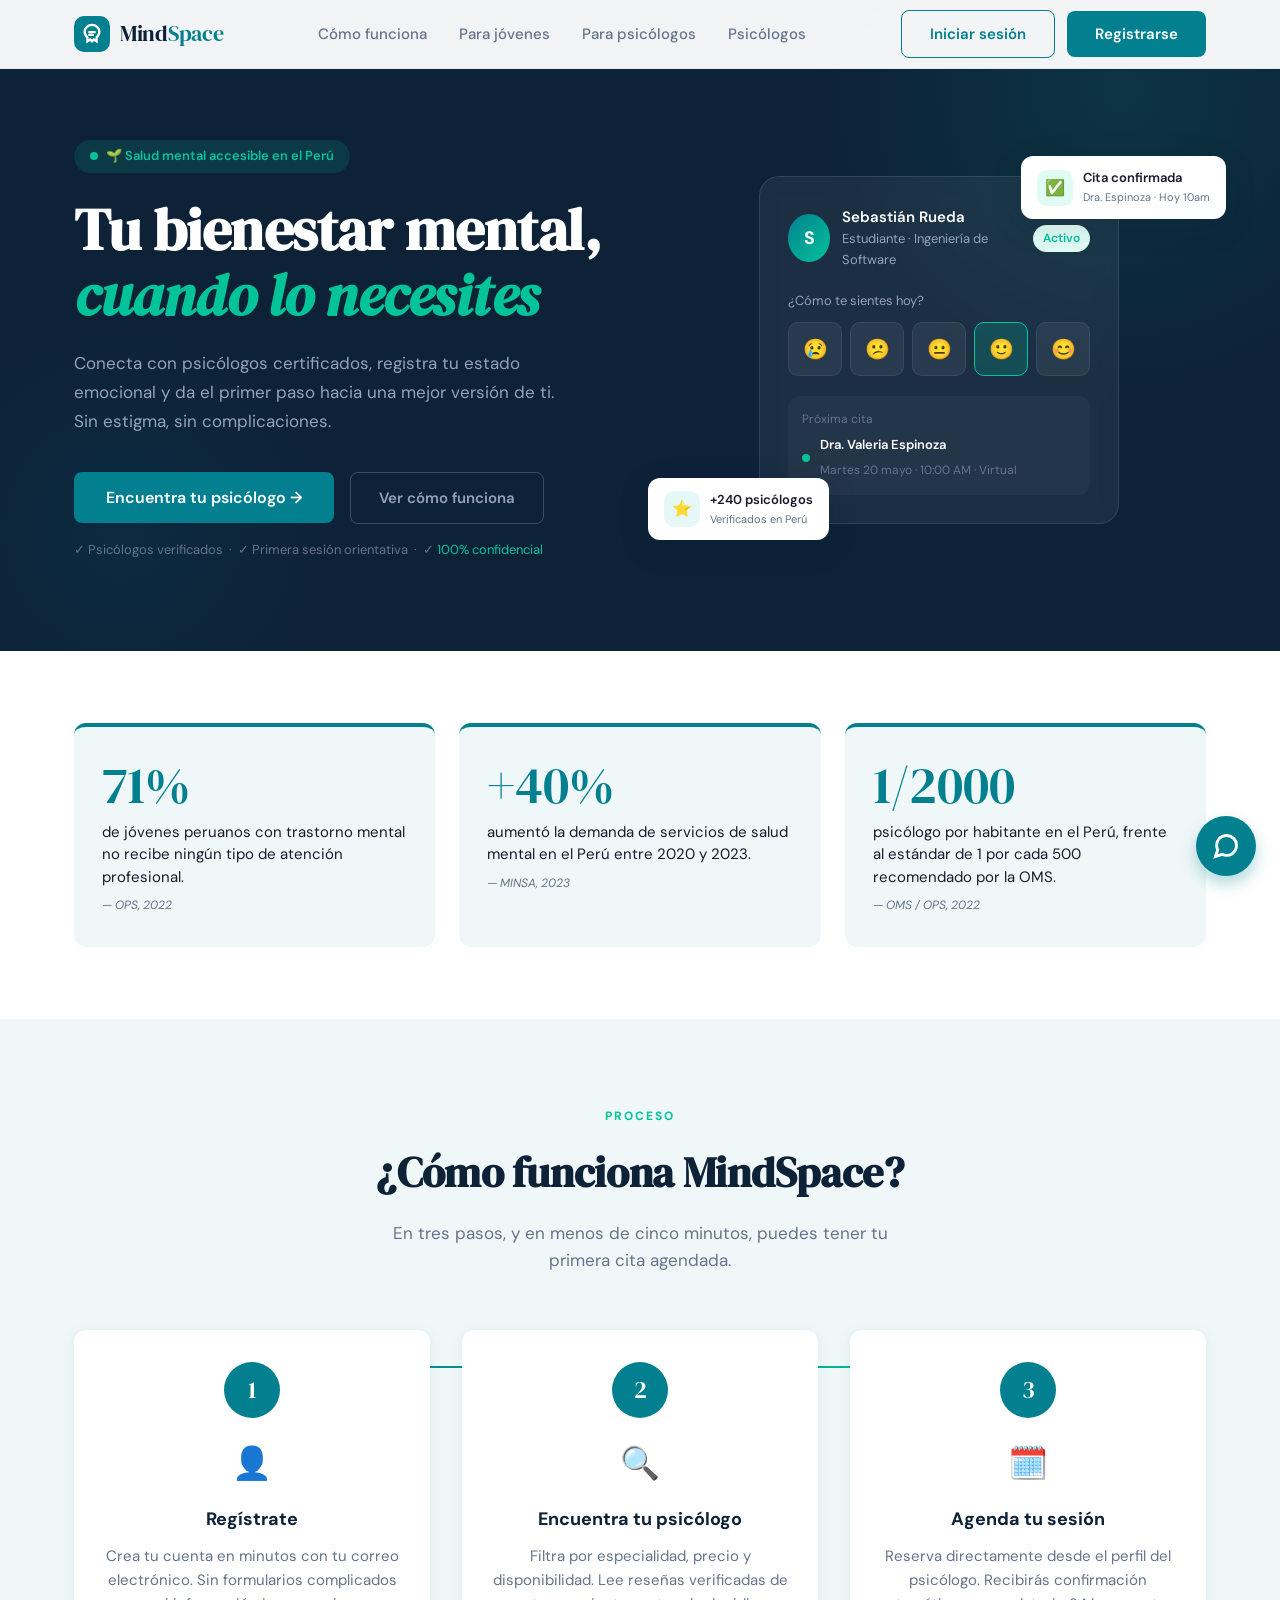
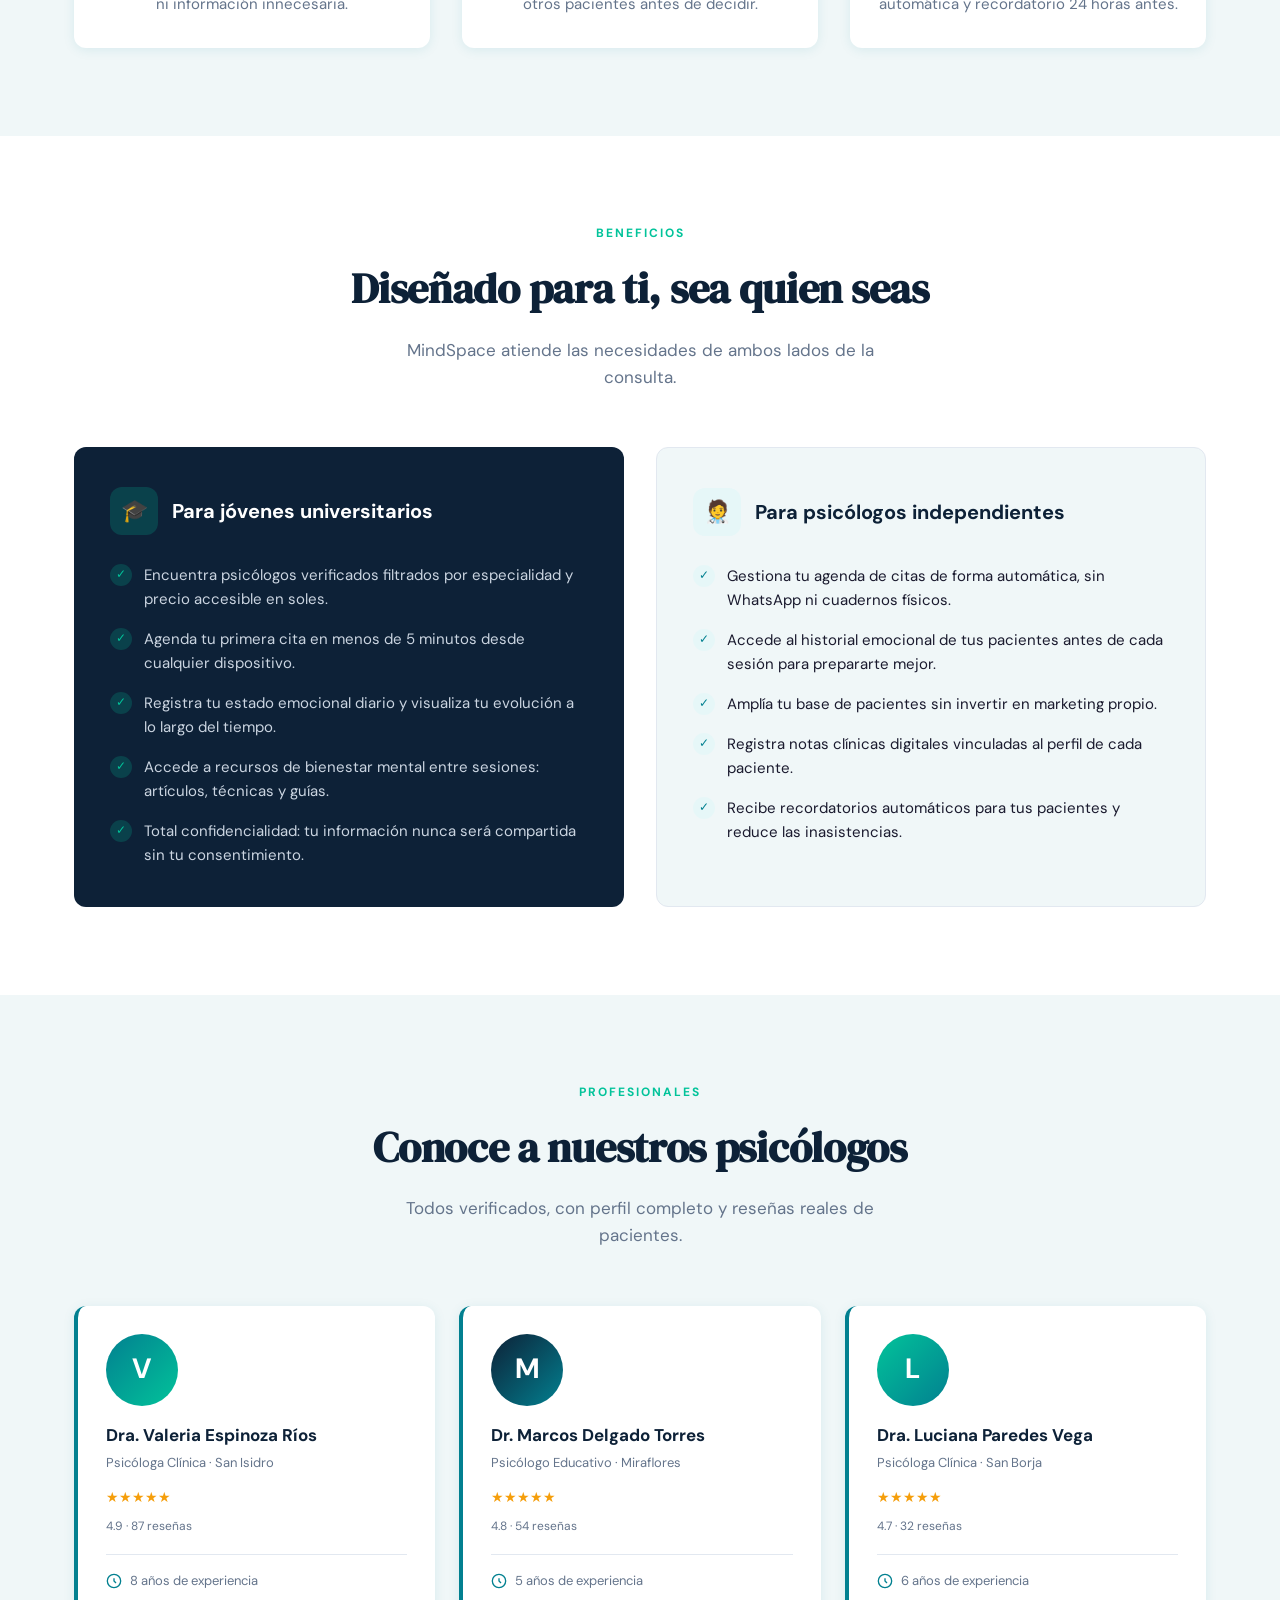
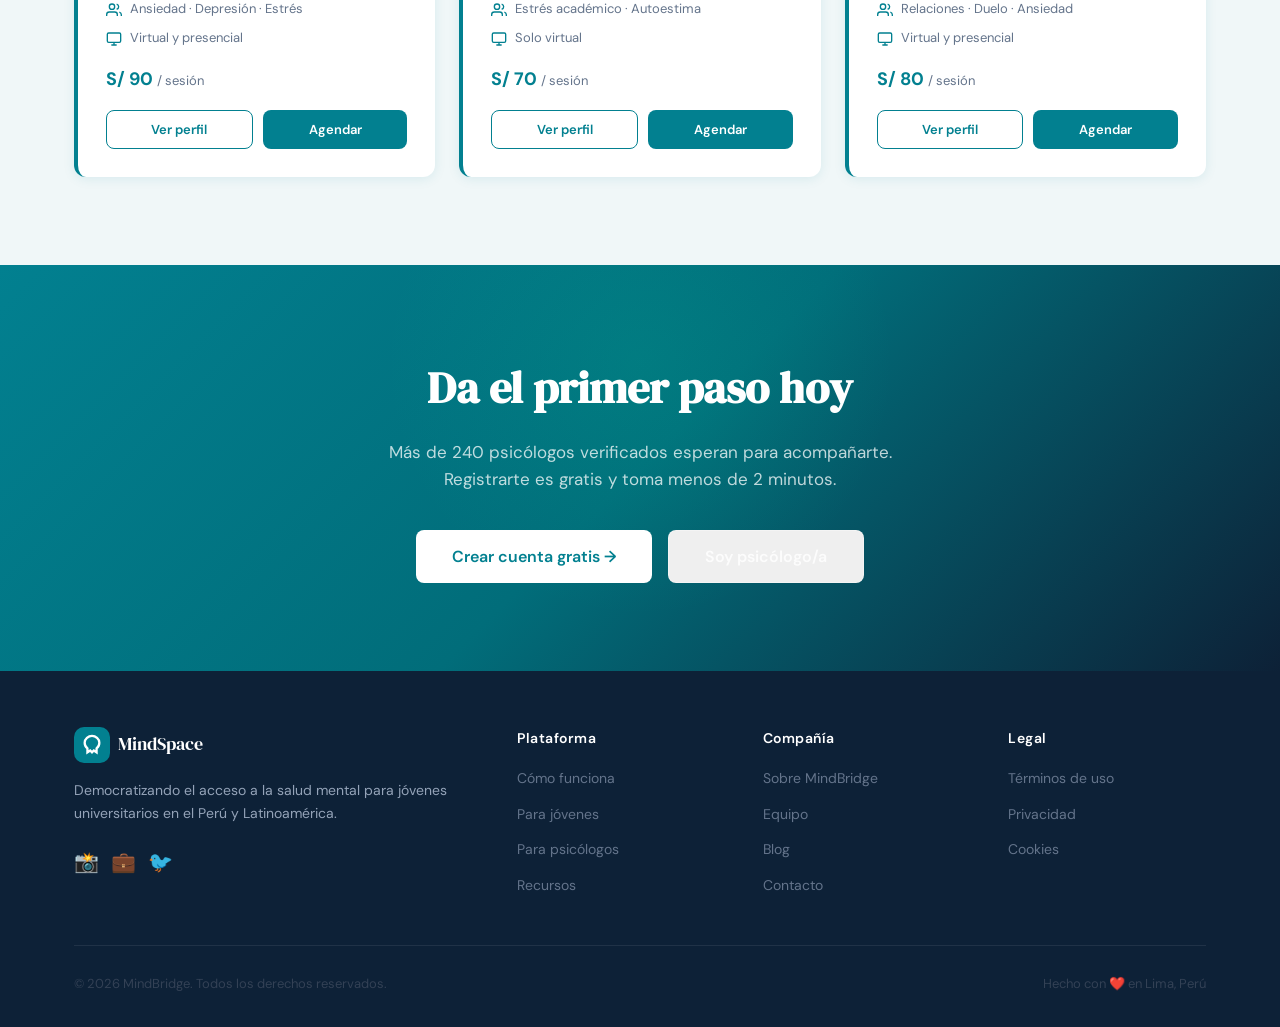
<file: index.html>
<!DOCTYPE html>
<html lang="es">
<head>
  <meta charset="UTF-8" />
  <meta name="viewport" content="width=device-width, initial-scale=1.0" />
  <meta name="description" content="Conecta con psicólogos certificados, registra tu estado emocional y accede a recursos de bienestar. MindSpace es la plataforma de salud mental pensada para ti." />
  <meta name="keywords" content="salud mental, psicólogos online, ansiedad universitaria, terapia online Perú, bienestar emocional" />
  <meta property="og:title" content="MindSpace – Tu espacio de bienestar mental" />
  <meta property="og:description" content="Encuentra un psicólogo, agenda tu primera cita y empieza a cuidar tu salud mental hoy." />
  <meta property="og:type" content="website" />
  <title>MindSpace – Orientación en salud mental para jóvenes universitarios</title>
  
  <link href="https://fonts.googleapis.com/css2?family=DM+Sans:ital,opsz,wght@0,9..40,300;0,9..40,400;0,9..40,500;0,9..40,600;0,9..40,700;1,9..40,400&family=DM+Serif+Display:ital@0;1&display=swap" rel="stylesheet" />
  
  <link rel="stylesheet" href="css/landing.css" />
</head>
<body>

  <nav class="navbar" id="navbar">
    <div class="container">
      <div class="navbar-inner">
        <a href="#" class="logo">
          <div class="logo-icon">
            <svg viewBox="0 0 24 24" fill="none" stroke="white" stroke-width="2.5" stroke-linecap="round">
              <path d="M12 2C8 2 4 5.5 4 9.5c0 2.5 1.2 4.7 3 6.1V20l3-2 2 2 2-2 3 2v-4.4c1.8-1.4 3-3.6 3-6.1C20 5.5 16 2 12 2z"/>
              <path d="M9 10h6M9 13h4"/>
            </svg>
          </div>
          <span class="logo-text">Mind<span>Space</span></span>
        </a>

        <ul class="nav-links">
          <li><a href="#how">Cómo funciona</a></li>
          <li><a href="#benefits">Para jóvenes</a></li>
          <li><a href="#benefits">Para psicólogos</a></li>
          <li><a href="#psychologists">Psicólogos</a></li>
        </ul>

        <div class="nav-actions">
          <button class="btn btn-secondary" onclick="openModal('login')">Iniciar sesión</button>
          <button class="btn btn-primary" onclick="openModal('register')">Registrarse</button>
        </div>

        <button class="hamburger" id="hamburger" onclick="toggleMobileNav()">
          <span></span><span></span><span></span>
        </button>
      </div>
    </div>
  </nav>

  <div class="mobile-nav" id="mobileNav">
    <a href="#how">Cómo funciona</a>
    <a href="#benefits">Para jóvenes</a>
    <a href="#benefits">Para psicólogos</a>
    <a href="#psychologists">Psicólogos</a>
    <button class="btn btn-secondary" onclick="openModal('login')">Iniciar sesión</button>
    <button class="btn btn-primary" onclick="openModal('register')">Registrarse</button>
  </div>

  <section class="hero">
    <div class="container">
      <div class="hero-inner">
        <div class="hero-content">
          <div class="hero-label">🌱 Salud mental accesible en el Perú</div>
          <h1>Tu bienestar mental,<br /><em>cuando lo necesites</em></h1>
          <p class="hero-sub">
            Conecta con psicólogos certificados, registra tu estado emocional
            y da el primer paso hacia una mejor versión de ti. Sin estigma,
            sin complicaciones.
          </p>
          <div class="hero-actions">
            <button class="btn btn-primary" style="font-size:16px;padding:15px 32px;" onclick="openModal('register')">
              Encuentra tu psicólogo →
            </button>
            <a href="#how" class="btn btn-secondary" style="color:#94A3B8;border-color:rgba(255,255,255,0.2);">
              Ver cómo funciona
            </a>
          </div>
          <p class="hero-note">✓ Psicólogos verificados &nbsp;·&nbsp; ✓ Primera sesión orientativa &nbsp;·&nbsp; ✓ <span>100% confidencial</span></p>
        </div>

        <div class="hero-visual">
          <div class="hero-card-main">
            <div class="hero-card-header">
              <div class="hc-avatar">S</div>
              <div class="hc-info">
                <h4>Sebastián Rueda</h4>
                <p>Estudiante · Ingeniería de Software</p>
              </div>
              <span class="hc-badge">Activo</span>
            </div>
            <div class="hc-mood">
              <p>¿Cómo te sientes hoy?</p>
              <div class="mood-row">
                <div class="mood-btn">😢</div>
                <div class="mood-btn">😕</div>
                <div class="mood-btn">😐</div>
                <div class="mood-btn active">🙂</div>
                <div class="mood-btn">😊</div>
              </div>
            </div>
            <div class="hc-next">
              <p>Próxima cita</p>
              <div class="hc-next-row">
                <div class="hc-next-dot"></div>
                <div class="hc-next-info">
                  <h5>Dra. Valeria Espinoza</h5>
                  <span>Martes 20 mayo · 10:00 AM · Virtual</span>
                </div>
              </div>
            </div>
          </div>

          <div class="float-card float-card-1">
            <div class="fc-row">
              <div class="fc-icon" style="background:#E0FAF4;">✅</div>
              <div class="fc-text">
                <h5>Cita confirmada</h5>
                <p>Dra. Espinoza · Hoy 10am</p>
              </div>
            </div>
          </div>

          <div class="float-card float-card-2">
            <div class="fc-row">
              <div class="fc-icon" style="background:#E6F7F8;">⭐</div>
              <div class="fc-text">
                <h5>+240 psicólogos</h5>
                <p>Verificados en Perú</p>
              </div>
            </div>
          </div>
        </div>
      </div>
    </div>
  </section>

  <section class="stats">
    <div class="container">
      <div class="stats-grid">
        <div class="stat-card fade-up">
          <div class="stat-num">71%</div>
          <p class="stat-desc">de jóvenes peruanos con trastorno mental no recibe ningún tipo de atención profesional.</p>
          <p class="stat-source">— OPS, 2022</p>
        </div>
        <div class="stat-card fade-up" style="transition-delay:0.15s">
          <div class="stat-num">+40%</div>
          <p class="stat-desc">aumentó la demanda de servicios de salud mental en el Perú entre 2020 y 2023.</p>
          <p class="stat-source">— MINSA, 2023</p>
        </div>
        <div class="stat-card fade-up" style="transition-delay:0.3s">
          <div class="stat-num">1/2000</div>
          <p class="stat-desc">psicólogo por habitante en el Perú, frente al estándar de 1 por cada 500 recomendado por la OMS.</p>
          <p class="stat-source">— OMS / OPS, 2022</p>
        </div>
      </div>
    </div>
  </section>

  <section class="how" id="how">
    <div class="container">
      <div class="section-header fade-up">
        <div class="section-label">Proceso</div>
        <h2>¿Cómo funciona MindSpace?</h2>
        <p>En tres pasos, y en menos de cinco minutos, puedes tener tu primera cita agendada.</p>
      </div>
      <div class="steps-grid">
        <div class="step-card fade-up">
          <div class="step-num">1</div>
          <div class="step-icon">👤</div>
          <h3>Regístrate</h3>
          <p>Crea tu cuenta en minutos con tu correo electrónico. Sin formularios complicados ni información innecesaria.</p>
        </div>
        <div class="step-card fade-up" style="transition-delay:0.15s">
          <div class="step-num">2</div>
          <div class="step-icon">🔍</div>
          <h3>Encuentra tu psicólogo</h3>
          <p>Filtra por especialidad, precio y disponibilidad. Lee reseñas verificadas de otros pacientes antes de decidir.</p>
        </div>
        <div class="step-card fade-up" style="transition-delay:0.3s">
          <div class="step-num">3</div>
          <div class="step-icon">🗓️</div>
          <h3>Agenda tu sesión</h3>
          <p>Reserva directamente desde el perfil del psicólogo. Recibirás confirmación automática y recordatorio 24 horas antes.</p>
        </div>
      </div>
    </div>
  </section>

  <section class="benefits" id="benefits">
    <div class="container">
      <div class="section-header fade-up">
        <div class="section-label">Beneficios</div>
        <h2>Diseñado para ti, sea quien seas</h2>
        <p>MindSpace atiende las necesidades de ambos lados de la consulta.</p>
      </div>
      <div class="benefits-grid">
        <div class="benefit-col students fade-up">
          <div class="benefit-col-header">
            <div class="benefit-col-icon">🎓</div>
            <h3>Para jóvenes universitarios</h3>
          </div>
          <ul class="benefit-list">
            <li class="benefit-item">
              <div class="benefit-check">✓</div>
              <p>Encuentra psicólogos verificados filtrados por especialidad y precio accesible en soles.</p>
            </li>
            <li class="benefit-item">
              <div class="benefit-check">✓</div>
              <p>Agenda tu primera cita en menos de 5 minutos desde cualquier dispositivo.</p>
            </li>
            <li class="benefit-item">
              <div class="benefit-check">✓</div>
              <p>Registra tu estado emocional diario y visualiza tu evolución a lo largo del tiempo.</p>
            </li>
            <li class="benefit-item">
              <div class="benefit-check">✓</div>
              <p>Accede a recursos de bienestar mental entre sesiones: artículos, técnicas y guías.</p>
            </li>
            <li class="benefit-item">
              <div class="benefit-check">✓</div>
              <p>Total confidencialidad: tu información nunca será compartida sin tu consentimiento.</p>
            </li>
          </ul>
        </div>
        <div class="benefit-col psychs fade-up" style="transition-delay:0.15s">
          <div class="benefit-col-header">
            <div class="benefit-col-icon">🧑‍⚕️</div>
            <h3>Para psicólogos independientes</h3>
          </div>
          <ul class="benefit-list">
            <li class="benefit-item">
              <div class="benefit-check">✓</div>
              <p>Gestiona tu agenda de citas de forma automática, sin WhatsApp ni cuadernos físicos.</p>
            </li>
            <li class="benefit-item">
              <div class="benefit-check">✓</div>
              <p>Accede al historial emocional de tus pacientes antes de cada sesión para prepararte mejor.</p>
            </li>
            <li class="benefit-item">
              <div class="benefit-check">✓</div>
              <p>Amplía tu base de pacientes sin invertir en marketing propio.</p>
            </li>
            <li class="benefit-item">
              <div class="benefit-check">✓</div>
              <p>Registra notas clínicas digitales vinculadas al perfil de cada paciente.</p>
            </li>
            <li class="benefit-item">
              <div class="benefit-check">✓</div>
              <p>Recibe recordatorios automáticos para tus pacientes y reduce las inasistencias.</p>
            </li>
          </ul>
        </div>
      </div>
    </div>
  </section>

  <section class="psychologists" id="psychologists">
    <div class="container">
      <div class="section-header fade-up">
        <div class="section-label">Profesionales</div>
        <h2>Conoce a nuestros psicólogos</h2>
        <p>Todos verificados, con perfil completo y reseñas reales de pacientes.</p>
      </div>
      <div class="psy-grid">

        <div class="psy-card fade-up">
          <div class="psy-avatar" style="background:linear-gradient(135deg,#028090,#02C39A);">V</div>
          <h3>Dra. Valeria Espinoza Ríos</h3>
          <p class="psy-specialty">Psicóloga Clínica · San Isidro</p>
          <div class="psy-stars">★★★★★</div>
          <span class="psy-reviews">4.9 · 87 reseñas</span>
          <div class="psy-divider"></div>
          <div class="psy-info-row">
            <svg viewBox="0 0 24 24" fill="none" stroke="currentColor" stroke-width="2"><circle cx="12" cy="12" r="10"/><path d="M12 8v4l3 3"/></svg>
            <span>8 años de experiencia</span>
          </div>
          <div class="psy-info-row">
            <svg viewBox="0 0 24 24" fill="none" stroke="currentColor" stroke-width="2"><path d="M17 21v-2a4 4 0 00-4-4H5a4 4 0 00-4 4v2"/><circle cx="9" cy="7" r="4"/><path d="M23 21v-2a4 4 0 00-3-3.87M16 3.13a4 4 0 010 7.75"/></svg>
            <span>Ansiedad · Depresión · Estrés</span>
          </div>
          <div class="psy-info-row">
            <svg viewBox="0 0 24 24" fill="none" stroke="currentColor" stroke-width="2"><rect x="2" y="3" width="20" height="14" rx="2"/><path d="M8 21h8M12 17v4"/></svg>
            <span>Virtual y presencial</span>
          </div>
          <div class="psy-price">S/ 90 <span>/ sesión</span></div>
          <div class="psy-actions">
            <button class="btn btn-secondary" onclick="openModal('register')">Ver perfil</button>
            <button class="btn btn-primary" onclick="openModal('register')">Agendar</button>
          </div>
        </div>

        <div class="psy-card fade-up" style="transition-delay:0.15s">
          <div class="psy-avatar" style="background:linear-gradient(135deg,#0D2137,#028090);">M</div>
          <h3>Dr. Marcos Delgado Torres</h3>
          <p class="psy-specialty">Psicólogo Educativo · Miraflores</p>
          <div class="psy-stars">★★★★★</div>
          <span class="psy-reviews">4.8 · 54 reseñas</span>
          <div class="psy-divider"></div>
          <div class="psy-info-row">
            <svg viewBox="0 0 24 24" fill="none" stroke="currentColor" stroke-width="2"><circle cx="12" cy="12" r="10"/><path d="M12 8v4l3 3"/></svg>
            <span>5 años de experiencia</span>
          </div>
          <div class="psy-info-row">
            <svg viewBox="0 0 24 24" fill="none" stroke="currentColor" stroke-width="2"><path d="M17 21v-2a4 4 0 00-4-4H5a4 4 0 00-4 4v2"/><circle cx="9" cy="7" r="4"/><path d="M23 21v-2a4 4 0 00-3-3.87M16 3.13a4 4 0 010 7.75"/></svg>
            <span>Estrés académico · Autoestima</span>
          </div>
          <div class="psy-info-row">
            <svg viewBox="0 0 24 24" fill="none" stroke="currentColor" stroke-width="2"><rect x="2" y="3" width="20" height="14" rx="2"/><path d="M8 21h8M12 17v4"/></svg>
            <span>Solo virtual</span>
          </div>
          <div class="psy-price">S/ 70 <span>/ sesión</span></div>
          <div class="psy-actions">
            <button class="btn btn-secondary" onclick="openModal('register')">Ver perfil</button>
            <button class="btn btn-primary" onclick="openModal('register')">Agendar</button>
          </div>
        </div>

        <div class="psy-card fade-up" style="transition-delay:0.3s">
          <div class="psy-avatar" style="background:linear-gradient(135deg,#02C39A,#028090);">L</div>
          <h3>Dra. Luciana Paredes Vega</h3>
          <p class="psy-specialty">Psicóloga Clínica · San Borja</p>
          <div class="psy-stars">★★★★★</div>
          <span class="psy-reviews">4.7 · 32 reseñas</span>
          <div class="psy-divider"></div>
          <div class="psy-info-row">
            <svg viewBox="0 0 24 24" fill="none" stroke="currentColor" stroke-width="2"><circle cx="12" cy="12" r="10"/><path d="M12 8v4l3 3"/></svg>
            <span>6 años de experiencia</span>
          </div>
          <div class="psy-info-row">
            <svg viewBox="0 0 24 24" fill="none" stroke="currentColor" stroke-width="2"><path d="M17 21v-2a4 4 0 00-4-4H5a4 4 0 00-4 4v2"/><circle cx="9" cy="7" r="4"/><path d="M23 21v-2a4 4 0 00-3-3.87M16 3.13a4 4 0 010 7.75"/></svg>
            <span>Relaciones · Duelo · Ansiedad</span>
          </div>
          <div class="psy-info-row">
            <svg viewBox="0 0 24 24" fill="none" stroke="currentColor" stroke-width="2"><rect x="2" y="3" width="20" height="14" rx="2"/><path d="M8 21h8M12 17v4"/></svg>
            <span>Virtual y presencial</span>
          </div>
          <div class="psy-price">S/ 80 <span>/ sesión</span></div>
          <div class="psy-actions">
            <button class="btn btn-secondary" onclick="openModal('register')">Ver perfil</button>
            <button class="btn btn-primary" onclick="openModal('register')">Agendar</button>
          </div>
        </div>

      </div>
    </div>
  </section>

  <section class="cta-section">
    <div class="container">
      <h2>Da el primer paso hoy</h2>
      <p>Más de 240 psicólogos verificados esperan para acompañarte.<br/>Registrarte es gratis y toma menos de 2 minutos.</p>
      <div class="cta-actions">
        <button class="btn btn-white" style="font-size:16px;padding:15px 36px;" onclick="openModal('register', 'estudiante')">
          Crear cuenta gratis →
        </button>
        <button class="btn" style="color:rgba(255,255,255,0.8);border:1.5px solid rgba(255,255,255,0.3);font-size:16px;padding:15px 36px;" onclick="openModal('register', 'psicologo')">
          Soy psicólogo/a
        </button>
      </div>
    </div>
  </section>

  <footer>
    <div class="container">
      <div class="footer-grid">
        <div class="footer-brand">
          <a href="#" class="footer-logo">
            <div class="logo-icon">
              <svg viewBox="0 0 24 24" fill="none" stroke="white" stroke-width="2.5" stroke-linecap="round">
                <path d="M12 2C8 2 4 5.5 4 9.5c0 2.5 1.2 4.7 3 6.1V20l3-2 2 2 2-2 3 2v-4.4c1.8-1.4 3-3.6 3-6.1C20 5.5 16 2 12 2z"/>
              </svg>
            </div>
            <span>MindSpace</span>
          </a>
          <p>Democratizando el acceso a la salud mental para jóvenes universitarios en el Perú y Latinoamérica.</p>
          <div style="display:flex;gap:12px;">
            <span style="font-size:20px;cursor:pointer;">📸</span>
            <span style="font-size:20px;cursor:pointer;">💼</span>
            <span style="font-size:20px;cursor:pointer;">🐦</span>
          </div>
        </div>
        <div class="footer-col">
          <h4>Plataforma</h4>
          <ul>
            <li><a href="#">Cómo funciona</a></li>
            <li><a href="#">Para jóvenes</a></li>
            <li><a href="#">Para psicólogos</a></li>
            <li><a href="#">Recursos</a></li>
          </ul>
        </div>
        <div class="footer-col">
          <h4>Compañía</h4>
          <ul>
            <li><a href="#">Sobre MindBridge</a></li>
            <li><a href="#">Equipo</a></li>
            <li><a href="#">Blog</a></li>
            <li><a href="#">Contacto</a></li>
          </ul>
        </div>
        <div class="footer-col">
          <h4>Legal</h4>
          <ul>
            <li><a href="#">Términos de uso</a></li>
            <li><a href="#">Privacidad</a></li>
            <li><a href="#">Cookies</a></li>
          </ul>
        </div>
      </div>
      <div class="footer-divider"></div>
      <div class="footer-bottom">
        <span>© 2026 MindBridge. Todos los derechos reservados.</span>
        <span>Hecho con ❤️ en Lima, Perú</span>
      </div>
    </div>
  </footer>

  <div class="modal-overlay" id="modalOverlay" onclick="closeModalOutside(event)">
    <div class="modal">
      <button class="modal-close" onclick="closeModal()">×</button>
      <div class="modal-tabs">
        <div class="modal-tab active" id="tabLogin" onclick="switchTab('login')">Iniciar sesión</div>
        <div class="modal-tab" id="tabRegister" onclick="switchTab('register')">Registrarse</div>
      </div>

      <form id="formLogin" onsubmit="handleLogin(event)">
        <h2>Bienvenido de vuelta</h2>
        <p>Ingresa tus datos para continuar.</p>
        <div class="form-group">
          <label>Soy</label>
          <select id="loginRole">
            <option value="estudiante">Joven / estudiante universitario</option>
            <option value="psicologo">Psicólogo/a independiente</option>
          </select>
        </div>
        <div class="form-group">
          <label>Correo electrónico</label>
          <input type="email" id="loginEmail" placeholder="tucorreo@ejemplo.com" required />
        </div>
        <div class="form-group">
          <label>Contraseña</label>
          <input type="password" id="loginPassword" placeholder="••••••••" required />
        </div>
        <button type="submit" class="btn btn-primary" style="margin-top:8px;">Iniciar sesión</button>
        <p style="text-align:center;margin-top:16px;font-size:13px;color:var(--text-muted);">
          ¿Olvidaste tu contraseña? <a href="#" style="color:var(--teal);">Recupérala aquí</a>
        </p>
      </form>

      <form id="formRegister" style="display:none;" onsubmit="handleRegister(event)">
        <h2>Crea tu cuenta</h2>
        <p>Empieza gratis. Sin compromisos.</p>
        <div class="form-group">
          <label>Soy</label>
          <select id="registerRole">
            <option value="estudiante">Joven / estudiante universitario</option>
            <option value="psicologo">Psicólogo/a independiente</option>
          </select>
        </div>
        <div class="form-group">
          <label>Nombre completo</label>
          <input type="text" id="registerName" placeholder="Tu nombre completo" required />
        </div>
        <div class="form-group">
          <label>Correo electrónico</label>
          <input type="email" id="registerEmail" placeholder="tucorreo@ejemplo.com" required />
        </div>
        <div class="form-group">
          <label>Contraseña</label>
          <input type="password" id="registerPassword" placeholder="Mínimo 8 caracteres" required />
        </div>
        <button type="submit" class="btn btn-primary" style="margin-top:8px;">Crear cuenta gratis →</button>
        <p style="text-align:center;margin-top:16px;font-size:12px;color:var(--text-muted);">
          Al registrarte, aceptas nuestros <a href="#" style="color:var(--teal);">Términos de uso</a> y <a href="#" style="color:var(--teal);">Política de privacidad</a>.
        </p>
      </form>
    </div>
  </div>
  <div id="chatbot-widget" style="position: fixed; bottom: 24px; right: 24px; z-index: 9999; font-family: 'DM Sans', sans-serif;">
    
    <div id="chat-window" style="display: none; width: 340px; height: 450px; background: #fff; border-radius: 16px; box-shadow: 0 12px 28px rgba(13,33,55,0.15); flex-direction: column; overflow: hidden; margin-bottom: 16px; border: 1px solid #E2E8F0;">
      
      <div style="background: var(--navy); color: #fff; padding: 16px; display: flex; justify-content: space-between; align-items: center;">
        <div style="display: flex; align-items: center; gap: 10px;">
          <div style="width: 32px; height: 32px; background: var(--teal); border-radius: 50%; display: flex; align-items: center; justify-content: center; font-size: 18px;">🤖</div>
          <div>
            <h4 style="margin: 0; font-size: 15px; font-weight: 700;">Asistente MindSpace</h4>
            <p style="margin: 0; font-size: 11px; color: #cbd5e1;">En línea</p>
          </div>
        </div>
        <button onclick="toggleChat()" style="background: none; border: none; color: #fff; font-size: 20px; cursor: pointer;">✕</button>
      </div>

      <div id="chat-messages" style="flex: 1; padding: 16px; overflow-y: auto; background: #F8FAFC; display: flex; flex-direction: column; gap: 12px; font-size: 13px;">
        <div style="align-self: flex-start; background: #fff; padding: 10px 14px; border-radius: 12px 12px 12px 2px; border: 1px solid #E2E8F0; color: var(--navy); max-width: 85%; box-shadow: 0 2px 4px rgba(0,0,0,0.02);">
          ¡Hola! 👋 Soy el asistente virtual de MindSpace. ¿En qué puedo ayudarte hoy?
        </div>
      </div>

      <div style="padding: 12px; background: #fff; border-top: 1px solid #E2E8F0; display: flex; gap: 8px;">
        <input type="text" id="chat-input" placeholder="Escribe tu duda aquí..." style="flex: 1; padding: 10px 14px; border: 1px solid #E2E8F0; border-radius: 20px; font-family: inherit; font-size: 13px; outline: none;" onkeypress="handleChatKeyPress(event)">
        <button onclick="sendChatMessage()" style="background: var(--teal); color: #fff; border: none; width: 38px; height: 38px; border-radius: 50%; display: flex; align-items: center; justify-content: center; cursor: pointer; transition: background 0.2s;">
          <svg viewBox="0 0 24 24" fill="none" stroke="currentColor" stroke-width="2" width="18" height="18"><line x1="22" y1="2" x2="11" y2="13"/><polygon points="22 2 15 22 11 13 2 9 22 2"/></svg>
        </button>
      </div>
    </div>

    <button id="chat-toggle-btn" onclick="toggleChat()" style="background: var(--teal); color: #fff; border: none; width: 60px; height: 60px; border-radius: 50%; box-shadow: 0 8px 16px rgba(2,128,144,0.3); display: flex; align-items: center; justify-content: center; cursor: pointer; float: right; transition: transform 0.2s;">
      <svg viewBox="0 0 24 24" fill="none" stroke="currentColor" stroke-width="2.5" width="28" height="28"><path d="M21 11.5a8.38 8.38 0 0 1-.9 3.8 8.5 8.5 0 0 1-7.6 4.7 8.38 8.38 0 0 1-3.8-.9L3 21l1.9-5.7a8.38 8.38 0 0 1-.9-3.8 8.5 8.5 0 0 1 4.7-7.6 8.38 8.38 0 0 1 3.8-.9h.5a8.48 8.48 0 0 1 8 8v.5z"/></svg>
    </button>
  </div>
  <script src="js/gemini-config.js"></script>
  <script src="js/landing.js"></script>
</body>
</html>
</file>
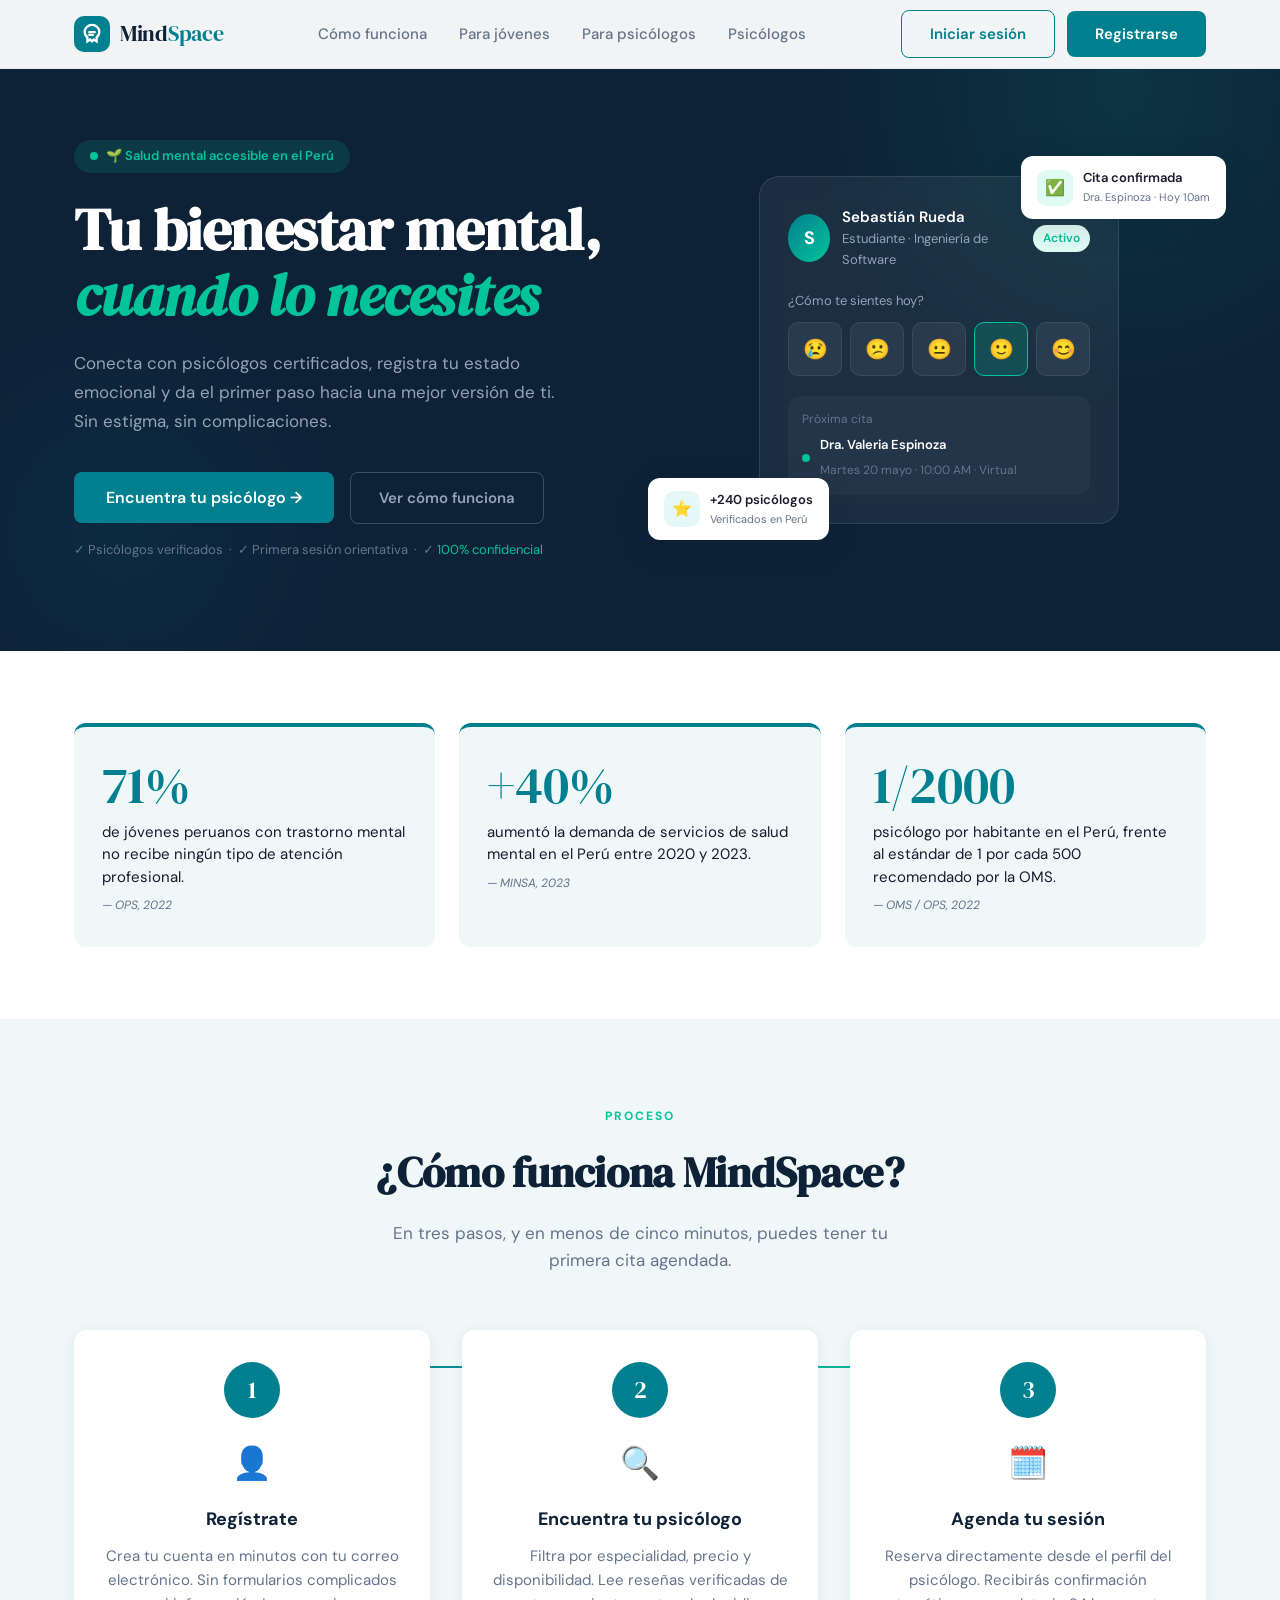
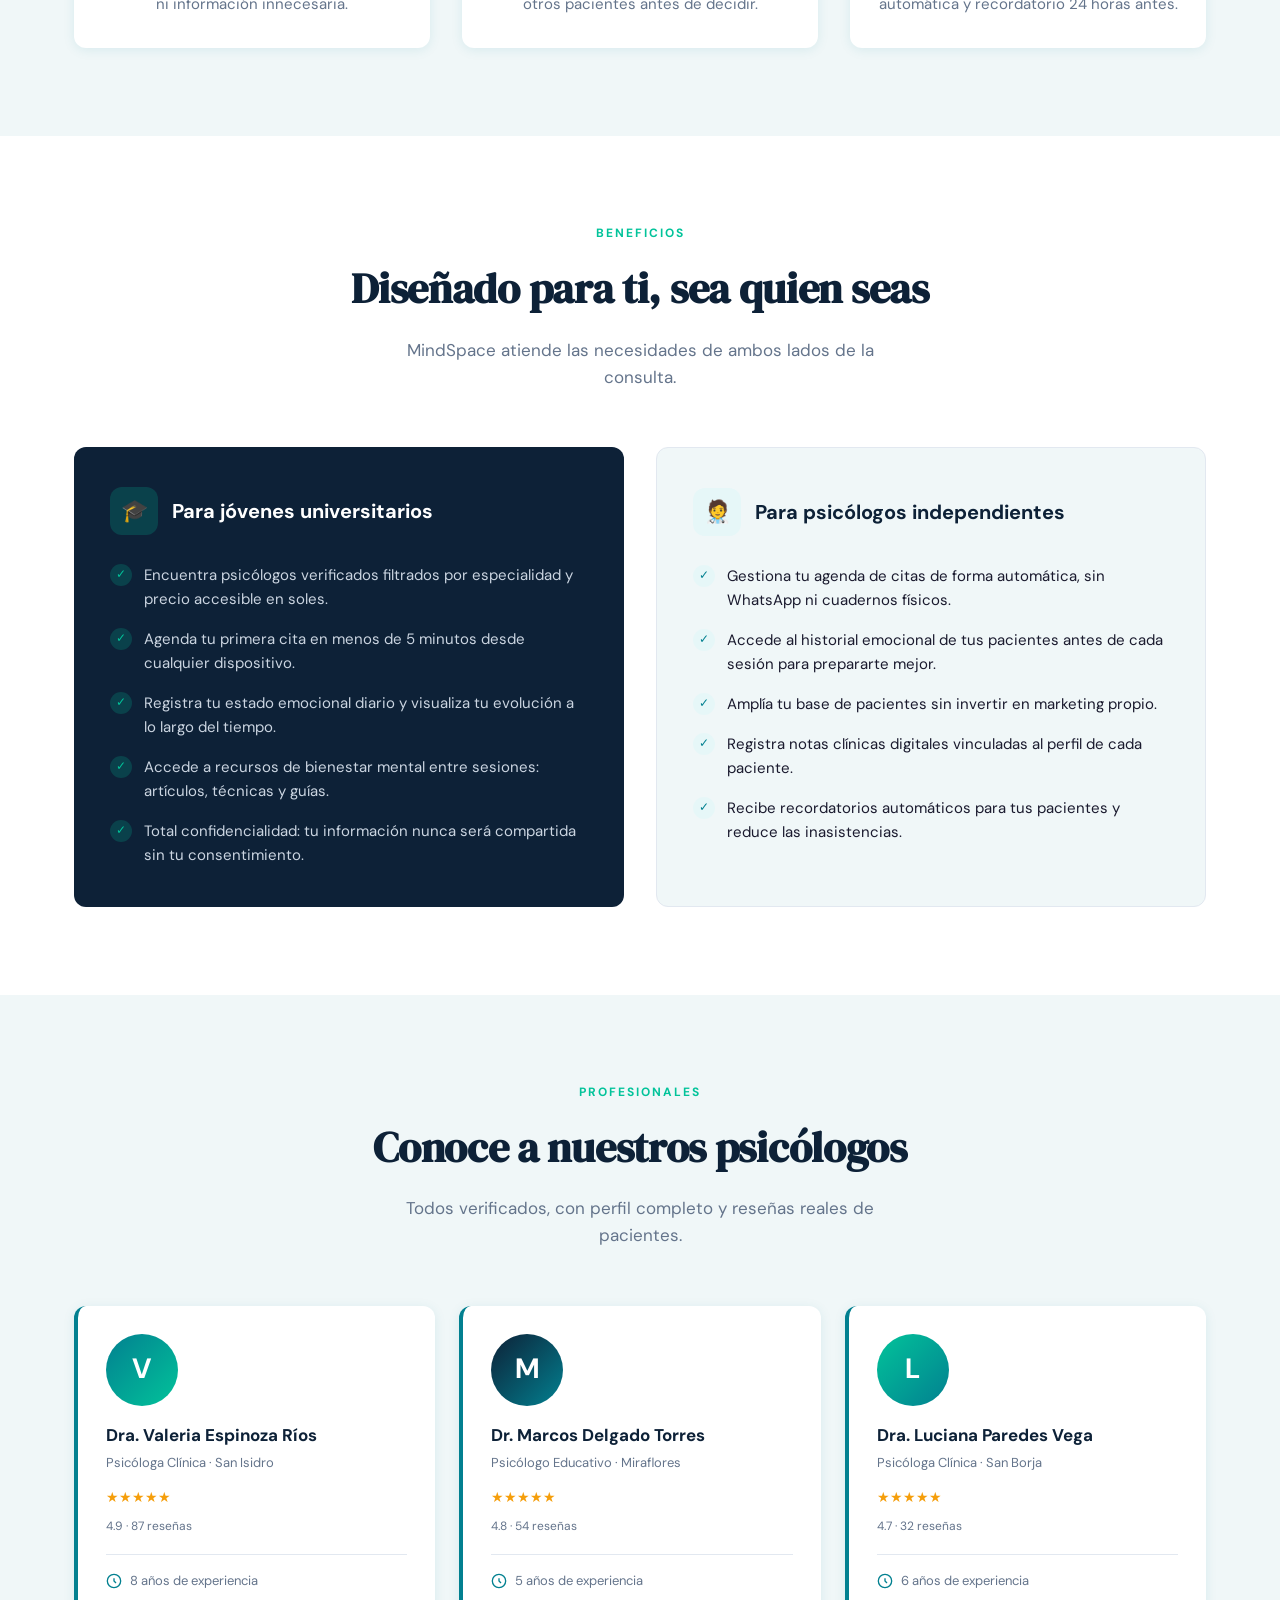
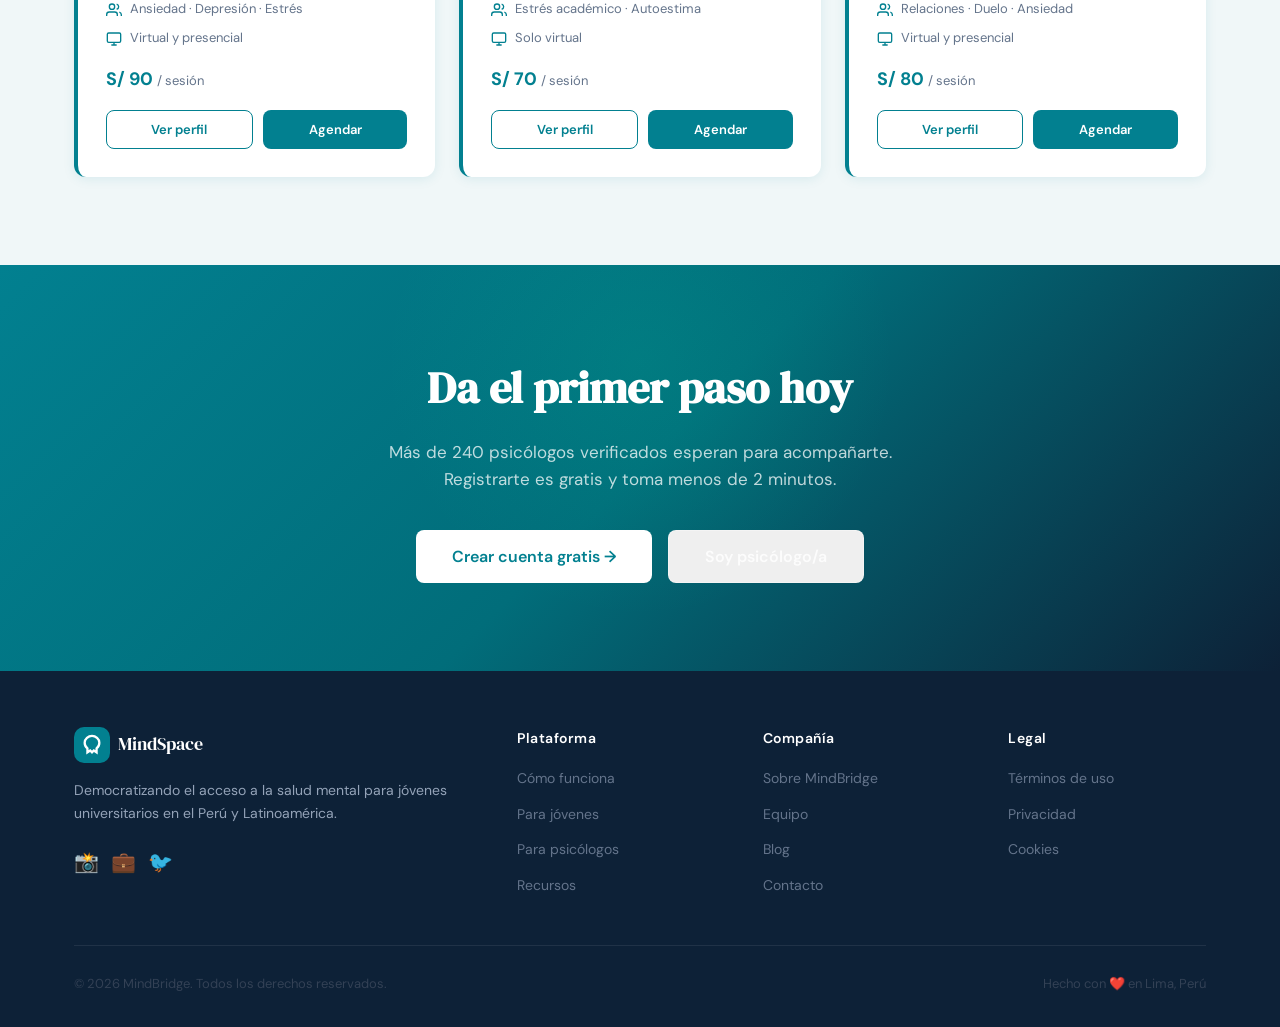
<file: landing_mindspace.html>
<!DOCTYPE html>
<html lang="es">
<head>
  <meta charset="UTF-8" />
  <meta name="viewport" content="width=device-width, initial-scale=1.0" />
  <meta name="description" content="Conecta con psicólogos certificados, registra tu estado emocional y accede a recursos de bienestar. MindSpace es la plataforma de salud mental pensada para ti." />
  <meta name="keywords" content="salud mental, psicólogos online, ansiedad universitaria, terapia online Perú, bienestar emocional" />
  <meta property="og:title" content="MindSpace – Tu espacio de bienestar mental" />
  <meta property="og:description" content="Encuentra un psicólogo, agenda tu primera cita y empieza a cuidar tu salud mental hoy." />
  <meta property="og:type" content="website" />
  <title>MindSpace – Orientación en salud mental para jóvenes universitarios</title>
  
  <link href="https://fonts.googleapis.com/css2?family=DM+Sans:ital,opsz,wght@0,9..40,300;0,9..40,400;0,9..40,500;0,9..40,600;0,9..40,700;1,9..40,400&family=DM+Serif+Display:ital@0;1&display=swap" rel="stylesheet" />
  
  <link rel="stylesheet" href="css/landing.css" />
</head>
<body>

  <nav class="navbar" id="navbar">
    <div class="container">
      <div class="navbar-inner">
        <a href="#" class="logo">
          <div class="logo-icon">
            <svg viewBox="0 0 24 24" fill="none" stroke="white" stroke-width="2.5" stroke-linecap="round">
              <path d="M12 2C8 2 4 5.5 4 9.5c0 2.5 1.2 4.7 3 6.1V20l3-2 2 2 2-2 3 2v-4.4c1.8-1.4 3-3.6 3-6.1C20 5.5 16 2 12 2z"/>
              <path d="M9 10h6M9 13h4"/>
            </svg>
          </div>
          <span class="logo-text">Mind<span>Space</span></span>
        </a>

        <ul class="nav-links">
          <li><a href="#how">Cómo funciona</a></li>
          <li><a href="#benefits">Para jóvenes</a></li>
          <li><a href="#benefits">Para psicólogos</a></li>
          <li><a href="#psychologists">Psicólogos</a></li>
        </ul>

        <div class="nav-actions">
          <button class="btn btn-secondary" onclick="openModal('login')">Iniciar sesión</button>
          <button class="btn btn-primary" onclick="openModal('register')">Registrarse</button>
        </div>

        <button class="hamburger" id="hamburger" onclick="toggleMobileNav()">
          <span></span><span></span><span></span>
        </button>
      </div>
    </div>
  </nav>

  <div class="mobile-nav" id="mobileNav">
    <a href="#how">Cómo funciona</a>
    <a href="#benefits">Para jóvenes</a>
    <a href="#benefits">Para psicólogos</a>
    <a href="#psychologists">Psicólogos</a>
    <button class="btn btn-secondary" onclick="openModal('login')">Iniciar sesión</button>
    <button class="btn btn-primary" onclick="openModal('register')">Registrarse</button>
  </div>

  <section class="hero">
    <div class="container">
      <div class="hero-inner">
        <div class="hero-content">
          <div class="hero-label">🌱 Salud mental accesible en el Perú</div>
          <h1>Tu bienestar mental,<br /><em>cuando lo necesites</em></h1>
          <p class="hero-sub">
            Conecta con psicólogos certificados, registra tu estado emocional
            y da el primer paso hacia una mejor versión de ti. Sin estigma,
            sin complicaciones.
          </p>
          <div class="hero-actions">
            <button class="btn btn-primary" style="font-size:16px;padding:15px 32px;" onclick="openModal('register')">
              Encuentra tu psicólogo →
            </button>
            <a href="#how" class="btn btn-secondary" style="color:#94A3B8;border-color:rgba(255,255,255,0.2);">
              Ver cómo funciona
            </a>
          </div>
          <p class="hero-note">✓ Psicólogos verificados &nbsp;·&nbsp; ✓ Primera sesión orientativa &nbsp;·&nbsp; ✓ <span>100% confidencial</span></p>
        </div>

        <div class="hero-visual">
          <div class="hero-card-main">
            <div class="hero-card-header">
              <div class="hc-avatar">S</div>
              <div class="hc-info">
                <h4>Sebastián Rueda</h4>
                <p>Estudiante · Ingeniería de Software</p>
              </div>
              <span class="hc-badge">Activo</span>
            </div>
            <div class="hc-mood">
              <p>¿Cómo te sientes hoy?</p>
              <div class="mood-row">
                <div class="mood-btn">😢</div>
                <div class="mood-btn">😕</div>
                <div class="mood-btn">😐</div>
                <div class="mood-btn active">🙂</div>
                <div class="mood-btn">😊</div>
              </div>
            </div>
            <div class="hc-next">
              <p>Próxima cita</p>
              <div class="hc-next-row">
                <div class="hc-next-dot"></div>
                <div class="hc-next-info">
                  <h5>Dra. Valeria Espinoza</h5>
                  <span>Martes 20 mayo · 10:00 AM · Virtual</span>
                </div>
              </div>
            </div>
          </div>

          <div class="float-card float-card-1">
            <div class="fc-row">
              <div class="fc-icon" style="background:#E0FAF4;">✅</div>
              <div class="fc-text">
                <h5>Cita confirmada</h5>
                <p>Dra. Espinoza · Hoy 10am</p>
              </div>
            </div>
          </div>

          <div class="float-card float-card-2">
            <div class="fc-row">
              <div class="fc-icon" style="background:#E6F7F8;">⭐</div>
              <div class="fc-text">
                <h5>+240 psicólogos</h5>
                <p>Verificados en Perú</p>
              </div>
            </div>
          </div>
        </div>
      </div>
    </div>
  </section>

  <section class="stats">
    <div class="container">
      <div class="stats-grid">
        <div class="stat-card fade-up">
          <div class="stat-num">71%</div>
          <p class="stat-desc">de jóvenes peruanos con trastorno mental no recibe ningún tipo de atención profesional.</p>
          <p class="stat-source">— OPS, 2022</p>
        </div>
        <div class="stat-card fade-up" style="transition-delay:0.15s">
          <div class="stat-num">+40%</div>
          <p class="stat-desc">aumentó la demanda de servicios de salud mental en el Perú entre 2020 y 2023.</p>
          <p class="stat-source">— MINSA, 2023</p>
        </div>
        <div class="stat-card fade-up" style="transition-delay:0.3s">
          <div class="stat-num">1/2000</div>
          <p class="stat-desc">psicólogo por habitante en el Perú, frente al estándar de 1 por cada 500 recomendado por la OMS.</p>
          <p class="stat-source">— OMS / OPS, 2022</p>
        </div>
      </div>
    </div>
  </section>

  <section class="how" id="how">
    <div class="container">
      <div class="section-header fade-up">
        <div class="section-label">Proceso</div>
        <h2>¿Cómo funciona MindSpace?</h2>
        <p>En tres pasos, y en menos de cinco minutos, puedes tener tu primera cita agendada.</p>
      </div>
      <div class="steps-grid">
        <div class="step-card fade-up">
          <div class="step-num">1</div>
          <div class="step-icon">👤</div>
          <h3>Regístrate</h3>
          <p>Crea tu cuenta en minutos con tu correo electrónico. Sin formularios complicados ni información innecesaria.</p>
        </div>
        <div class="step-card fade-up" style="transition-delay:0.15s">
          <div class="step-num">2</div>
          <div class="step-icon">🔍</div>
          <h3>Encuentra tu psicólogo</h3>
          <p>Filtra por especialidad, precio y disponibilidad. Lee reseñas verificadas de otros pacientes antes de decidir.</p>
        </div>
        <div class="step-card fade-up" style="transition-delay:0.3s">
          <div class="step-num">3</div>
          <div class="step-icon">🗓️</div>
          <h3>Agenda tu sesión</h3>
          <p>Reserva directamente desde el perfil del psicólogo. Recibirás confirmación automática y recordatorio 24 horas antes.</p>
        </div>
      </div>
    </div>
  </section>

  <section class="benefits" id="benefits">
    <div class="container">
      <div class="section-header fade-up">
        <div class="section-label">Beneficios</div>
        <h2>Diseñado para ti, sea quien seas</h2>
        <p>MindSpace atiende las necesidades de ambos lados de la consulta.</p>
      </div>
      <div class="benefits-grid">
        <div class="benefit-col students fade-up">
          <div class="benefit-col-header">
            <div class="benefit-col-icon">🎓</div>
            <h3>Para jóvenes universitarios</h3>
          </div>
          <ul class="benefit-list">
            <li class="benefit-item">
              <div class="benefit-check">✓</div>
              <p>Encuentra psicólogos verificados filtrados por especialidad y precio accesible en soles.</p>
            </li>
            <li class="benefit-item">
              <div class="benefit-check">✓</div>
              <p>Agenda tu primera cita en menos de 5 minutos desde cualquier dispositivo.</p>
            </li>
            <li class="benefit-item">
              <div class="benefit-check">✓</div>
              <p>Registra tu estado emocional diario y visualiza tu evolución a lo largo del tiempo.</p>
            </li>
            <li class="benefit-item">
              <div class="benefit-check">✓</div>
              <p>Accede a recursos de bienestar mental entre sesiones: artículos, técnicas y guías.</p>
            </li>
            <li class="benefit-item">
              <div class="benefit-check">✓</div>
              <p>Total confidencialidad: tu información nunca será compartida sin tu consentimiento.</p>
            </li>
          </ul>
        </div>
        <div class="benefit-col psychs fade-up" style="transition-delay:0.15s">
          <div class="benefit-col-header">
            <div class="benefit-col-icon">🧑‍⚕️</div>
            <h3>Para psicólogos independientes</h3>
          </div>
          <ul class="benefit-list">
            <li class="benefit-item">
              <div class="benefit-check">✓</div>
              <p>Gestiona tu agenda de citas de forma automática, sin WhatsApp ni cuadernos físicos.</p>
            </li>
            <li class="benefit-item">
              <div class="benefit-check">✓</div>
              <p>Accede al historial emocional de tus pacientes antes de cada sesión para prepararte mejor.</p>
            </li>
            <li class="benefit-item">
              <div class="benefit-check">✓</div>
              <p>Amplía tu base de pacientes sin invertir en marketing propio.</p>
            </li>
            <li class="benefit-item">
              <div class="benefit-check">✓</div>
              <p>Registra notas clínicas digitales vinculadas al perfil de cada paciente.</p>
            </li>
            <li class="benefit-item">
              <div class="benefit-check">✓</div>
              <p>Recibe recordatorios automáticos para tus pacientes y reduce las inasistencias.</p>
            </li>
          </ul>
        </div>
      </div>
    </div>
  </section>

  <section class="psychologists" id="psychologists">
    <div class="container">
      <div class="section-header fade-up">
        <div class="section-label">Profesionales</div>
        <h2>Conoce a nuestros psicólogos</h2>
        <p>Todos verificados, con perfil completo y reseñas reales de pacientes.</p>
      </div>
      <div class="psy-grid">

        <div class="psy-card fade-up">
          <div class="psy-avatar" style="background:linear-gradient(135deg,#028090,#02C39A);">V</div>
          <h3>Dra. Valeria Espinoza Ríos</h3>
          <p class="psy-specialty">Psicóloga Clínica · San Isidro</p>
          <div class="psy-stars">★★★★★</div>
          <span class="psy-reviews">4.9 · 87 reseñas</span>
          <div class="psy-divider"></div>
          <div class="psy-info-row">
            <svg viewBox="0 0 24 24" fill="none" stroke="currentColor" stroke-width="2"><circle cx="12" cy="12" r="10"/><path d="M12 8v4l3 3"/></svg>
            <span>8 años de experiencia</span>
          </div>
          <div class="psy-info-row">
            <svg viewBox="0 0 24 24" fill="none" stroke="currentColor" stroke-width="2"><path d="M17 21v-2a4 4 0 00-4-4H5a4 4 0 00-4 4v2"/><circle cx="9" cy="7" r="4"/><path d="M23 21v-2a4 4 0 00-3-3.87M16 3.13a4 4 0 010 7.75"/></svg>
            <span>Ansiedad · Depresión · Estrés</span>
          </div>
          <div class="psy-info-row">
            <svg viewBox="0 0 24 24" fill="none" stroke="currentColor" stroke-width="2"><rect x="2" y="3" width="20" height="14" rx="2"/><path d="M8 21h8M12 17v4"/></svg>
            <span>Virtual y presencial</span>
          </div>
          <div class="psy-price">S/ 90 <span>/ sesión</span></div>
          <div class="psy-actions">
            <button class="btn btn-secondary" onclick="openModal('register')">Ver perfil</button>
            <button class="btn btn-primary" onclick="openModal('register')">Agendar</button>
          </div>
        </div>

        <div class="psy-card fade-up" style="transition-delay:0.15s">
          <div class="psy-avatar" style="background:linear-gradient(135deg,#0D2137,#028090);">M</div>
          <h3>Dr. Marcos Delgado Torres</h3>
          <p class="psy-specialty">Psicólogo Educativo · Miraflores</p>
          <div class="psy-stars">★★★★★</div>
          <span class="psy-reviews">4.8 · 54 reseñas</span>
          <div class="psy-divider"></div>
          <div class="psy-info-row">
            <svg viewBox="0 0 24 24" fill="none" stroke="currentColor" stroke-width="2"><circle cx="12" cy="12" r="10"/><path d="M12 8v4l3 3"/></svg>
            <span>5 años de experiencia</span>
          </div>
          <div class="psy-info-row">
            <svg viewBox="0 0 24 24" fill="none" stroke="currentColor" stroke-width="2"><path d="M17 21v-2a4 4 0 00-4-4H5a4 4 0 00-4 4v2"/><circle cx="9" cy="7" r="4"/><path d="M23 21v-2a4 4 0 00-3-3.87M16 3.13a4 4 0 010 7.75"/></svg>
            <span>Estrés académico · Autoestima</span>
          </div>
          <div class="psy-info-row">
            <svg viewBox="0 0 24 24" fill="none" stroke="currentColor" stroke-width="2"><rect x="2" y="3" width="20" height="14" rx="2"/><path d="M8 21h8M12 17v4"/></svg>
            <span>Solo virtual</span>
          </div>
          <div class="psy-price">S/ 70 <span>/ sesión</span></div>
          <div class="psy-actions">
            <button class="btn btn-secondary" onclick="openModal('register')">Ver perfil</button>
            <button class="btn btn-primary" onclick="openModal('register')">Agendar</button>
          </div>
        </div>

        <div class="psy-card fade-up" style="transition-delay:0.3s">
          <div class="psy-avatar" style="background:linear-gradient(135deg,#02C39A,#028090);">L</div>
          <h3>Dra. Luciana Paredes Vega</h3>
          <p class="psy-specialty">Psicóloga Clínica · San Borja</p>
          <div class="psy-stars">★★★★★</div>
          <span class="psy-reviews">4.7 · 32 reseñas</span>
          <div class="psy-divider"></div>
          <div class="psy-info-row">
            <svg viewBox="0 0 24 24" fill="none" stroke="currentColor" stroke-width="2"><circle cx="12" cy="12" r="10"/><path d="M12 8v4l3 3"/></svg>
            <span>6 años de experiencia</span>
          </div>
          <div class="psy-info-row">
            <svg viewBox="0 0 24 24" fill="none" stroke="currentColor" stroke-width="2"><path d="M17 21v-2a4 4 0 00-4-4H5a4 4 0 00-4 4v2"/><circle cx="9" cy="7" r="4"/><path d="M23 21v-2a4 4 0 00-3-3.87M16 3.13a4 4 0 010 7.75"/></svg>
            <span>Relaciones · Duelo · Ansiedad</span>
          </div>
          <div class="psy-info-row">
            <svg viewBox="0 0 24 24" fill="none" stroke="currentColor" stroke-width="2"><rect x="2" y="3" width="20" height="14" rx="2"/><path d="M8 21h8M12 17v4"/></svg>
            <span>Virtual y presencial</span>
          </div>
          <div class="psy-price">S/ 80 <span>/ sesión</span></div>
          <div class="psy-actions">
            <button class="btn btn-secondary" onclick="openModal('register')">Ver perfil</button>
            <button class="btn btn-primary" onclick="openModal('register')">Agendar</button>
          </div>
        </div>

      </div>
    </div>
  </section>

  <section class="cta-section">
    <div class="container">
      <h2>Da el primer paso hoy</h2>
      <p>Más de 240 psicólogos verificados esperan para acompañarte.<br/>Registrarte es gratis y toma menos de 2 minutos.</p>
      <div class="cta-actions">
        <button class="btn btn-white" style="font-size:16px;padding:15px 36px;" onclick="openModal('register', 'estudiante')">
          Crear cuenta gratis →
        </button>
        <button class="btn" style="color:rgba(255,255,255,0.8);border:1.5px solid rgba(255,255,255,0.3);font-size:16px;padding:15px 36px;" onclick="openModal('register', 'psicologo')">
          Soy psicólogo/a
        </button>
      </div>
    </div>
  </section>

  <footer>
    <div class="container">
      <div class="footer-grid">
        <div class="footer-brand">
          <a href="#" class="footer-logo">
            <div class="logo-icon">
              <svg viewBox="0 0 24 24" fill="none" stroke="white" stroke-width="2.5" stroke-linecap="round">
                <path d="M12 2C8 2 4 5.5 4 9.5c0 2.5 1.2 4.7 3 6.1V20l3-2 2 2 2-2 3 2v-4.4c1.8-1.4 3-3.6 3-6.1C20 5.5 16 2 12 2z"/>
              </svg>
            </div>
            <span>MindSpace</span>
          </a>
          <p>Democratizando el acceso a la salud mental para jóvenes universitarios en el Perú y Latinoamérica.</p>
          <div style="display:flex;gap:12px;">
            <span style="font-size:20px;cursor:pointer;">📸</span>
            <span style="font-size:20px;cursor:pointer;">💼</span>
            <span style="font-size:20px;cursor:pointer;">🐦</span>
          </div>
        </div>
        <div class="footer-col">
          <h4>Plataforma</h4>
          <ul>
            <li><a href="#">Cómo funciona</a></li>
            <li><a href="#">Para jóvenes</a></li>
            <li><a href="#">Para psicólogos</a></li>
            <li><a href="#">Recursos</a></li>
          </ul>
        </div>
        <div class="footer-col">
          <h4>Compañía</h4>
          <ul>
            <li><a href="#">Sobre MindBridge</a></li>
            <li><a href="#">Equipo</a></li>
            <li><a href="#">Blog</a></li>
            <li><a href="#">Contacto</a></li>
          </ul>
        </div>
        <div class="footer-col">
          <h4>Legal</h4>
          <ul>
            <li><a href="#">Términos de uso</a></li>
            <li><a href="#">Privacidad</a></li>
            <li><a href="#">Cookies</a></li>
          </ul>
        </div>
      </div>
      <div class="footer-divider"></div>
      <div class="footer-bottom">
        <span>© 2026 MindBridge. Todos los derechos reservados.</span>
        <span>Hecho con ❤️ en Lima, Perú</span>
      </div>
    </div>
  </footer>

  <div class="modal-overlay" id="modalOverlay" onclick="closeModalOutside(event)">
    <div class="modal">
      <button class="modal-close" onclick="closeModal()">×</button>
      <div class="modal-tabs">
        <div class="modal-tab active" id="tabLogin" onclick="switchTab('login')">Iniciar sesión</div>
        <div class="modal-tab" id="tabRegister" onclick="switchTab('register')">Registrarse</div>
      </div>

      <form id="formLogin" onsubmit="handleLogin(event)">
        <h2>Bienvenido de vuelta</h2>
        <p>Ingresa tus datos para continuar.</p>
        <div class="form-group">
          <label>Soy</label>
          <select id="loginRole">
            <option value="estudiante">Joven / estudiante universitario</option>
            <option value="psicologo">Psicólogo/a independiente</option>
          </select>
        </div>
        <div class="form-group">
          <label>Correo electrónico</label>
          <input type="email" placeholder="tucorreo@ejemplo.com" required />
        </div>
        <div class="form-group">
          <label>Contraseña</label>
          <input type="password" placeholder="••••••••" required />
        </div>
        <button type="submit" class="btn btn-primary" style="margin-top:8px;">Iniciar sesión</button>
        <p style="text-align:center;margin-top:16px;font-size:13px;color:var(--text-muted);">
          ¿Olvidaste tu contraseña? <a href="#" style="color:var(--teal);">Recupérala aquí</a>
        </p>
      </form>

      <form id="formRegister" style="display:none;" onsubmit="handleRegister(event)">
        <h2>Crea tu cuenta</h2>
        <p>Empieza gratis. Sin compromisos.</p>
        <div class="form-group">
          <label>Soy</label>
          <select id="registerRole">
            <option value="estudiante">Joven / estudiante universitario</option>
            <option value="psicologo">Psicólogo/a independiente</option>
          </select>
        </div>
        <div class="form-group">
          <label>Nombre completo</label>
          <input type="text" placeholder="Tu nombre completo" required />
        </div>
        <div class="form-group">
          <label>Correo electrónico</label>
          <input type="email" placeholder="tucorreo@ejemplo.com" required />
        </div>
        <div class="form-group">
          <label>Contraseña</label>
          <input type="password" placeholder="Mínimo 8 caracteres" required />
        </div>
        <button type="submit" class="btn btn-primary" style="margin-top:8px;">Crear cuenta gratis →</button>
        <p style="text-align:center;margin-top:16px;font-size:12px;color:var(--text-muted);">
          Al registrarte, aceptas nuestros <a href="#" style="color:var(--teal);">Términos de uso</a> y <a href="#" style="color:var(--teal);">Política de privacidad</a>.
        </p>
      </form>
    </div>
  </div>

  <script>
    // Navbar scroll
    const navbar = document.getElementById('navbar');
    window.addEventListener('scroll', () => {
      navbar.classList.toggle('scrolled', window.scrollY > 20);
    });

    // Mobile nav
    function toggleMobileNav() {
      document.getElementById('mobileNav').classList.toggle('open');
    }

    // Modal
    function openModal(tab, exactRole) {
      document.getElementById('modalOverlay').classList.add('active');
      switchTab(tab || 'register');
      document.body.style.overflow = 'hidden';
      
      // Auto-selecciona el rol si se especifica desde los botones del landing
      if (exactRole) {
        if (tab === 'register') document.getElementById('registerRole').value = exactRole;
        if (tab === 'login') document.getElementById('loginRole').value = exactRole;
      }
    }
    
    function closeModal() {
      document.getElementById('modalOverlay').classList.remove('active');
      document.body.style.overflow = '';
    }
    
    function closeModalOutside(e) {
      if (e.target === document.getElementById('modalOverlay')) closeModal();
    }
    
    function switchTab(tab) {
      document.getElementById('tabLogin').classList.toggle('active', tab === 'login');
      document.getElementById('tabRegister').classList.toggle('active', tab === 'register');
      document.getElementById('formLogin').style.display = tab === 'login' ? 'block' : 'none';
      document.getElementById('formRegister').style.display = tab === 'register' ? 'block' : 'none';
    }
    document.addEventListener('keydown', e => { if (e.key === 'Escape') closeModal(); });

    // ── FUNCIONES DE REDIRECCIÓN ───────────────────────────
    function handleLogin(e) {
      e.preventDefault();
      const role = document.getElementById('loginRole').value;
      if (role === 'estudiante') {
        window.location.href = 'dashboard_estudiante.html';
      } else {
        window.location.href = 'dashboard_psicologo.html';
      }
    }

    function handleRegister(e) {
      e.preventDefault();
      const role = document.getElementById('registerRole').value;
      if (role === 'estudiante') {
        window.location.href = 'dashboard_estudiante.html';
      } else {
        window.location.href = 'dashboard_psicologo.html';
      }
    }

    // Mood buttons
    document.querySelectorAll('.mood-btn').forEach(btn => {
      btn.addEventListener('click', () => {
        document.querySelectorAll('.mood-btn').forEach(b => b.classList.remove('active'));
        btn.classList.add('active');
      });
    });

    // Scroll animations
    const observer = new IntersectionObserver((entries) => {
      entries.forEach(e => { if (e.isIntersecting) e.target.classList.add('visible'); });
    }, { threshold: 0.15 });
    document.querySelectorAll('.fade-up').forEach(el => observer.observe(el));
  </script>
</body>
</html>
</file>
<file: css/landing.css>
/* ── RESET & VARIABLES ───────────────────────────────── */
*, *::before, *::after { box-sizing: border-box; margin: 0; padding: 0; }

:root {
  --teal:      #028090;
  --teal-dark: #016d7a;
  --teal-light:#E6F7F8;
  --mint:      #02C39A;
  --mint-light:#E0FAF4;
  --navy:      #0D2137;
  --navy-mid:  #162D40;
  --bg:        #F0F7F8;
  --white:     #FFFFFF;
  --error:     #E63946;
  --text:      #1A1A2E;
  --text-muted:#64748B;
  --border:    #E2E8F0;
  --shadow:    0 2px 12px rgba(2,128,144,0.10);
  --shadow-lg: 0 8px 32px rgba(13,33,55,0.13);
  --radius:    12px;
  --radius-sm: 8px;
  --font-body: 'DM Sans', sans-serif;
  --font-display: 'DM Serif Display', serif;
}

html { scroll-behavior: smooth; }

body {
  font-family: var(--font-body);
  color: var(--text);
  background: var(--white);
  line-height: 1.6;
  overflow-x: hidden;
}

/* ── UTILITIES ────────────────────────────────────────── */
.container { max-width: 1180px; margin: 0 auto; padding: 0 24px; }
.btn {
  display: inline-flex; align-items: center; gap: 8px;
  font-family: var(--font-body); font-weight: 600; font-size: 15px;
  padding: 13px 28px; border-radius: var(--radius-sm);
  cursor: pointer; border: none; text-decoration: none;
  transition: all 0.22s ease; white-space: nowrap;
}
.btn-primary {
  background: var(--teal); color: var(--white);
}
.btn-primary:hover { background: var(--teal-dark); transform: translateY(-1px); box-shadow: 0 6px 20px rgba(2,128,144,0.30); }
.btn-secondary {
  background: transparent; color: var(--teal);
  border: 1.5px solid var(--teal);
}
.btn-secondary:hover { background: var(--teal-light); }
.btn-white {
  background: var(--white); color: var(--teal);
}
.btn-white:hover { background: var(--teal-light); transform: translateY(-1px); }
.pill {
  display: inline-block; padding: 4px 14px;
  background: var(--teal-light); color: var(--teal);
  border-radius: 100px; font-size: 13px; font-weight: 600;
}
.section-label {
  font-size: 12px; font-weight: 700; letter-spacing: 2px;
  text-transform: uppercase; color: var(--mint); margin-bottom: 12px;
}

/* ── NAVBAR ───────────────────────────────────────────── */
.navbar {
  position: fixed; top: 0; left: 0; right: 0; z-index: 100;
  background: rgba(255,255,255,0.95);
  backdrop-filter: blur(12px);
  border-bottom: 1px solid var(--border);
  transition: box-shadow 0.3s;
}
.navbar.scrolled { box-shadow: var(--shadow); }
.navbar-inner {
  display: flex; align-items: center; justify-content: space-between;
  height: 68px;
}
.logo {
  display: flex; align-items: center; gap: 10px;
  text-decoration: none;
}
.logo-icon {
  width: 36px; height: 36px; background: var(--teal);
  border-radius: 10px; display: flex; align-items: center;
  justify-content: center;
}
.logo-icon svg { width: 22px; height: 22px; }
.logo-text {
  font-family: var(--font-display);
  font-size: 22px; color: var(--navy); letter-spacing: -0.3px;
}
.logo-text span { color: var(--teal); }
.nav-links {
  display: flex; align-items: center; gap: 32px;
  list-style: none;
}
.nav-links a {
  text-decoration: none; color: var(--text-muted);
  font-size: 15px; font-weight: 500;
  transition: color 0.2s;
}
.nav-links a:hover { color: var(--teal); }
.nav-actions { display: flex; align-items: center; gap: 12px; }
.hamburger {
  display: none; background: none; border: none;
  cursor: pointer; padding: 8px;
}
.hamburger span {
  display: block; width: 24px; height: 2px;
  background: var(--navy); margin: 5px 0;
  transition: all 0.3s;
}

/* ── HERO ─────────────────────────────────────────────── */
.hero {
  background: var(--navy);
  padding: 140px 0 90px;
  position: relative; overflow: hidden;
}
.hero::before {
  content: '';
  position: absolute; top: -40%; right: -15%;
  width: 700px; height: 700px;
  background: radial-gradient(circle, rgba(2,195,154,0.12) 0%, transparent 65%);
  border-radius: 50%; pointer-events: none;
}
.hero::after {
  content: '';
  position: absolute; bottom: -20%; left: -10%;
  width: 500px; height: 500px;
  background: radial-gradient(circle, rgba(2,128,144,0.10) 0%, transparent 65%);
  border-radius: 50%; pointer-events: none;
}
.hero-inner {
  display: grid; grid-template-columns: 1fr 1fr;
  gap: 64px; align-items: center; position: relative; z-index: 1;
}
.hero-label {
  display: inline-flex; align-items: center; gap: 8px;
  background: rgba(2,195,154,0.15); color: var(--mint);
  padding: 6px 16px; border-radius: 100px;
  font-size: 13px; font-weight: 600; margin-bottom: 24px;
}
.hero-label::before {
  content: ''; width: 8px; height: 8px;
  background: var(--mint); border-radius: 50%;
  animation: pulse 2s infinite;
}
@keyframes pulse {
  0%, 100% { opacity: 1; transform: scale(1); }
  50% { opacity: 0.5; transform: scale(0.8); }
}
.hero h1 {
  font-family: var(--font-display);
  font-size: clamp(38px, 4.5vw, 58px);
  color: var(--white); line-height: 1.15;
  letter-spacing: -0.5px; margin-bottom: 20px;
}
.hero h1 em {
  font-style: italic; color: var(--mint);
}
.hero-sub {
  font-size: 17px; color: #94A3B8;
  line-height: 1.7; margin-bottom: 36px; max-width: 480px;
}
.hero-actions { display: flex; align-items: center; gap: 16px; flex-wrap: wrap; }
.hero-note {
  font-size: 13px; color: #64748B; margin-top: 16px;
}
.hero-note span { color: var(--mint); }

/* Hero visual */
.hero-visual {
  position: relative; display: flex;
  justify-content: center; align-items: center;
}
.hero-card-main {
  background: rgba(255,255,255,0.06);
  border: 1px solid rgba(255,255,255,0.10);
  border-radius: 20px; padding: 28px;
  backdrop-filter: blur(10px);
  width: 100%; max-width: 360px;
}
.hero-card-header {
  display: flex; align-items: center; gap: 12px; margin-bottom: 20px;
}
.hc-avatar {
  width: 48px; height: 48px; border-radius: 50%;
  background: linear-gradient(135deg, var(--teal), var(--mint));
  display: flex; align-items: center; justify-content: center;
  color: white; font-weight: 700; font-size: 18px;
}
.hc-info h4 { color: var(--white); font-size: 15px; font-weight: 600; }
.hc-info p { color: #94A3B8; font-size: 13px; }
.hc-badge {
  margin-left: auto; background: var(--mint-light);
  color: var(--mint); padding: 4px 10px;
  border-radius: 100px; font-size: 12px; font-weight: 600;
}
.hc-mood { margin-bottom: 20px; }
.hc-mood p { color: #94A3B8; font-size: 13px; margin-bottom: 10px; }
.mood-row {
  display: flex; gap: 8px;
}
.mood-btn {
  flex: 1; padding: 10px 0; background: rgba(255,255,255,0.06);
  border: 1px solid rgba(255,255,255,0.08); border-radius: 10px;
  font-size: 20px; text-align: center; cursor: pointer;
  transition: all 0.2s;
}
.mood-btn.active {
  background: rgba(2,195,154,0.20);
  border-color: var(--mint);
}
.hc-next { background: rgba(255,255,255,0.04); border-radius: 12px; padding: 14px; }
.hc-next p { color: #64748B; font-size: 12px; margin-bottom: 6px; }
.hc-next-row {
  display: flex; align-items: center; gap: 10px;
}
.hc-next-dot { width: 8px; height: 8px; background: var(--mint); border-radius: 50%; flex-shrink: 0; }
.hc-next-info h5 { color: var(--white); font-size: 13px; font-weight: 600; }
.hc-next-info span { color: #64748B; font-size: 12px; }

/* floating cards */
.float-card {
  position: absolute;
  background: var(--white); border-radius: var(--radius);
  padding: 12px 16px; box-shadow: var(--shadow-lg);
  animation: float 3s ease-in-out infinite;
}
.float-card-1 {
  top: -20px; right: -20px;
  animation-delay: 0s;
}
.float-card-2 {
  bottom: -16px; left: -24px;
  animation-delay: 1.5s;
}
@keyframes float {
  0%, 100% { transform: translateY(0); }
  50% { transform: translateY(-8px); }
}
.fc-row { display: flex; align-items: center; gap: 10px; }
.fc-icon { width: 36px; height: 36px; border-radius: 10px; display: flex; align-items: center; justify-content: center; flex-shrink: 0; }
.fc-text h5 { font-size: 13px; font-weight: 600; color: var(--text); }
.fc-text p { font-size: 11px; color: var(--text-muted); }

/* ── STATS ────────────────────────────────────────────── */
.stats { background: var(--white); padding: 72px 0; }
.stats-grid {
  display: grid; grid-template-columns: repeat(3, 1fr);
  gap: 24px;
}
.stat-card {
  background: var(--bg); border-radius: var(--radius);
  padding: 32px 28px; border-top: 4px solid var(--teal);
  transition: transform 0.25s, box-shadow 0.25s;
}
.stat-card:hover { transform: translateY(-4px); box-shadow: var(--shadow-lg); }
.stat-num {
  font-family: var(--font-display);
  font-size: 52px; color: var(--teal);
  line-height: 1; margin-bottom: 10px;
}
.stat-desc { font-size: 15px; color: var(--text); line-height: 1.5; }
.stat-source { font-size: 12px; color: var(--text-muted); margin-top: 8px; font-style: italic; }

/* ── HOW IT WORKS ─────────────────────────────────────── */
.how { background: var(--bg); padding: 88px 0; }
.section-header { text-align: center; margin-bottom: 56px; }
.section-header h2 {
  font-family: var(--font-display);
  font-size: clamp(28px, 3.5vw, 42px);
  color: var(--navy); letter-spacing: -0.3px; margin-bottom: 14px;
}
.section-header p { font-size: 17px; color: var(--text-muted); max-width: 520px; margin: 0 auto; }
.steps-grid {
  display: grid; grid-template-columns: repeat(3, 1fr);
  gap: 32px; position: relative;
}
.steps-grid::before {
  content: '';
  position: absolute; top: 36px; left: calc(16.666% + 24px); right: calc(16.666% + 24px);
  height: 2px; background: linear-gradient(90deg, var(--teal), var(--mint));
  z-index: 0;
}
.step-card {
  background: var(--white); border-radius: var(--radius);
  padding: 32px 28px; text-align: center;
  box-shadow: var(--shadow); position: relative; z-index: 1;
  transition: transform 0.25s, box-shadow 0.25s;
}
.step-card:hover { transform: translateY(-6px); box-shadow: var(--shadow-lg); }
.step-num {
  width: 56px; height: 56px; border-radius: 50%;
  background: var(--teal); color: var(--white);
  font-family: var(--font-display); font-size: 24px;
  display: flex; align-items: center; justify-content: center;
  margin: 0 auto 20px;
}
.step-icon { font-size: 32px; margin-bottom: 16px; }
.step-card h3 { font-size: 18px; font-weight: 700; color: var(--navy); margin-bottom: 10px; }
.step-card p { font-size: 15px; color: var(--text-muted); line-height: 1.6; }

/* ── BENEFITS ─────────────────────────────────────────── */
.benefits { background: var(--white); padding: 88px 0; }
.benefits-grid { display: grid; grid-template-columns: 1fr 1fr; gap: 32px; }
.benefit-col {
  border-radius: var(--radius); padding: 40px 36px;
}
.benefit-col.students { background: var(--navy); }
.benefit-col.psychs { background: var(--bg); border: 1px solid var(--border); }
.benefit-col-header {
  display: flex; align-items: center; gap: 14px; margin-bottom: 28px;
}
.benefit-col-icon {
  width: 48px; height: 48px; border-radius: 12px;
  display: flex; align-items: center; justify-content: center;
  font-size: 22px; flex-shrink: 0;
}
.students .benefit-col-icon { background: rgba(2,195,154,0.20); }
.psychs .benefit-col-icon { background: var(--teal-light); }
.benefit-col-header h3 {
  font-size: 20px; font-weight: 700;
}
.students .benefit-col-header h3 { color: var(--white); }
.psychs .benefit-col-header h3 { color: var(--navy); }
.benefit-list { list-style: none; display: flex; flex-direction: column; gap: 16px; }
.benefit-item {
  display: flex; align-items: flex-start; gap: 12px;
}
.benefit-check {
  width: 22px; height: 22px; border-radius: 50%;
  display: flex; align-items: center; justify-content: center;
  flex-shrink: 0; margin-top: 1px; font-size: 12px;
}
.students .benefit-check { background: rgba(2,195,154,0.20); color: var(--mint); }
.psychs .benefit-check { background: var(--teal-light); color: var(--teal); }
.students .benefit-item p { color: #CBD5E1; font-size: 15px; }
.psychs .benefit-item p { color: var(--text); font-size: 15px; }

/* ── PSYCHOLOGISTS ────────────────────────────────────── */
.psychologists { background: var(--bg); padding: 88px 0; }
.psy-grid { display: grid; grid-template-columns: repeat(3, 1fr); gap: 24px; }
.psy-card {
  background: var(--white); border-radius: var(--radius);
  padding: 28px; box-shadow: var(--shadow);
  transition: transform 0.25s, box-shadow 0.25s;
  border-left: 4px solid var(--teal);
}
.psy-card:hover { transform: translateY(-6px); box-shadow: var(--shadow-lg); }
.psy-avatar {
  width: 72px; height: 72px; border-radius: 50%;
  display: flex; align-items: center; justify-content: center;
  font-size: 28px; font-weight: 700; color: var(--white);
  margin-bottom: 16px;
}
.psy-card h3 { font-size: 17px; font-weight: 700; color: var(--navy); margin-bottom: 4px; }
.psy-specialty { font-size: 13px; color: var(--text-muted); margin-bottom: 12px; }
.psy-stars { color: #F59E0B; font-size: 14px; margin-bottom: 4px; }
.psy-reviews { font-size: 12px; color: var(--text-muted); }
.psy-divider { height: 1px; background: var(--border); margin: 16px 0; }
.psy-info-row { display: flex; align-items: center; gap: 8px; margin-bottom: 8px; }
.psy-info-row svg { width: 16px; height: 16px; color: var(--teal); flex-shrink: 0; }
.psy-info-row span { font-size: 13px; color: var(--text-muted); }
.psy-price { font-size: 18px; font-weight: 700; color: var(--teal); margin: 16px 0; }
.psy-price span { font-size: 13px; font-weight: 400; color: var(--text-muted); }
.psy-actions { display: flex; gap: 10px; }
.psy-actions .btn { flex: 1; justify-content: center; font-size: 13px; padding: 10px 16px; }

/* ── CTA ──────────────────────────────────────────────── */
.cta-section {
  background: linear-gradient(135deg, var(--teal) 0%, #016d7a 50%, var(--navy) 100%);
  padding: 88px 0; text-align: center; position: relative; overflow: hidden;
}
.cta-section::before {
  content: '';
  position: absolute; top: -50%; left: 50%; transform: translateX(-50%);
  width: 600px; height: 600px;
  background: radial-gradient(circle, rgba(2,195,154,0.15) 0%, transparent 60%);
  pointer-events: none;
}
.cta-section h2 {
  font-family: var(--font-display);
  font-size: clamp(28px, 3.5vw, 44px);
  color: var(--white); margin-bottom: 16px; position: relative;
}
.cta-section p { font-size: 17px; color: rgba(255,255,255,0.75); margin-bottom: 36px; position: relative; }
.cta-actions { display: flex; justify-content: center; gap: 16px; flex-wrap: wrap; position: relative; }

/* ── FOOTER ───────────────────────────────────────────── */
footer {
  background: var(--navy); color: #94A3B8;
  padding: 56px 0 32px;
}
.footer-grid {
  display: grid; grid-template-columns: 2fr 1fr 1fr 1fr;
  gap: 48px; margin-bottom: 48px;
}
.footer-brand p { font-size: 14px; line-height: 1.7; margin: 16px 0 20px; }
.footer-col h4 {
  color: var(--white); font-size: 14px; font-weight: 600;
  margin-bottom: 16px; letter-spacing: 0.5px;
}
.footer-col ul { list-style: none; display: flex; flex-direction: column; gap: 10px; }
.footer-col ul a { color: #64748B; text-decoration: none; font-size: 14px; transition: color 0.2s; }
.footer-col ul a:hover { color: var(--teal); }
.footer-divider { height: 1px; background: rgba(255,255,255,0.08); margin-bottom: 28px; }
.footer-bottom {
  display: flex; align-items: center; justify-content: space-between;
  font-size: 13px; color: #334155;
}
.footer-logo { display: flex; align-items: center; gap: 8px; text-decoration: none; }
.footer-logo span { font-family: var(--font-display); font-size: 18px; color: var(--white); }

/* ── MODAL ────────────────────────────────────────────── */
.modal-overlay {
  position: fixed; inset: 0; background: rgba(13,33,55,0.7);
  backdrop-filter: blur(4px); z-index: 200;
  display: flex; align-items: center; justify-content: center;
  opacity: 0; pointer-events: none; transition: opacity 0.3s;
}
.modal-overlay.active { opacity: 1; pointer-events: all; }
.modal {
  background: var(--white); border-radius: 20px;
  padding: 40px; width: 100%; max-width: 460px;
  transform: translateY(20px) scale(0.97);
  transition: transform 0.3s;
  position: relative;
}
.modal-overlay.active .modal { transform: translateY(0) scale(1); }
.modal-tabs {
  display: flex; gap: 0; border-bottom: 2px solid var(--border);
  margin-bottom: 28px;
}
.modal-tab {
  flex: 1; padding: 10px; text-align: center; cursor: pointer;
  font-weight: 600; font-size: 15px; color: var(--text-muted);
  border-bottom: 2px solid transparent; margin-bottom: -2px;
  transition: all 0.2s;
}
.modal-tab.active { color: var(--teal); border-bottom-color: var(--teal); }
.modal h2 {
  font-family: var(--font-display);
  font-size: 26px; color: var(--navy); margin-bottom: 8px;
}
.modal p { color: var(--text-muted); font-size: 14px; margin-bottom: 24px; }
.form-group { margin-bottom: 16px; }
.form-group label {
  display: block; font-size: 13px; font-weight: 600;
  color: var(--text); margin-bottom: 6px;
}
.form-group input, .form-group select {
  width: 100%; padding: 12px 16px;
  border: 1.5px solid var(--border); border-radius: var(--radius-sm);
  font-family: var(--font-body); font-size: 15px; color: var(--text);
  background: var(--white); outline: none;
  transition: border-color 0.2s, box-shadow 0.2s;
}
.form-group input:focus, .form-group select:focus {
  border-color: var(--teal);
  box-shadow: 0 0 0 3px rgba(2,128,144,0.12);
}
.modal .btn { width: 100%; justify-content: center; margin-top: 4px; }
.modal-close {
  position: absolute; top: 20px; right: 20px;
  background: none; border: none; cursor: pointer;
  font-size: 22px; color: var(--text-muted); line-height: 1;
}

/* ── MOBILE NAV ───────────────────────────────────────── */
.mobile-nav {
  position: fixed; top: 68px; left: 0; right: 0;
  background: var(--white); border-bottom: 1px solid var(--border);
  padding: 20px 24px; z-index: 99;
  display: none; flex-direction: column; gap: 16px;
  box-shadow: var(--shadow-lg);
}
.mobile-nav.open { display: flex; }
.mobile-nav a {
  text-decoration: none; color: var(--text);
  font-size: 16px; font-weight: 500; padding: 8px 0;
  border-bottom: 1px solid var(--border);
}
.mobile-nav .btn { width: 100%; justify-content: center; }

/* ── SCROLL ANIMATIONS ────────────────────────────────── */
.fade-up {
  opacity: 0; transform: translateY(28px);
  transition: opacity 0.6s ease, transform 0.6s ease;
}
.fade-up.visible { opacity: 1; transform: translateY(0); }

/* ── RESPONSIVE ───────────────────────────────────────── */
@media (max-width: 900px) {
  .hero-inner { grid-template-columns: 1fr; gap: 48px; }
  .hero-visual { display: none; }
  .stats-grid { grid-template-columns: 1fr; }
  .steps-grid { grid-template-columns: 1fr; }
  .steps-grid::before { display: none; }
  .benefits-grid { grid-template-columns: 1fr; }
  .psy-grid { grid-template-columns: 1fr; }
  .footer-grid { grid-template-columns: 1fr 1fr; }
  .nav-links, .nav-actions { display: none; }
  .hamburger { display: block; }
}

@media (max-width: 600px) {
  .footer-grid { grid-template-columns: 1fr; }
  .footer-bottom { flex-direction: column; gap: 12px; text-align: center; }
}
</file>
